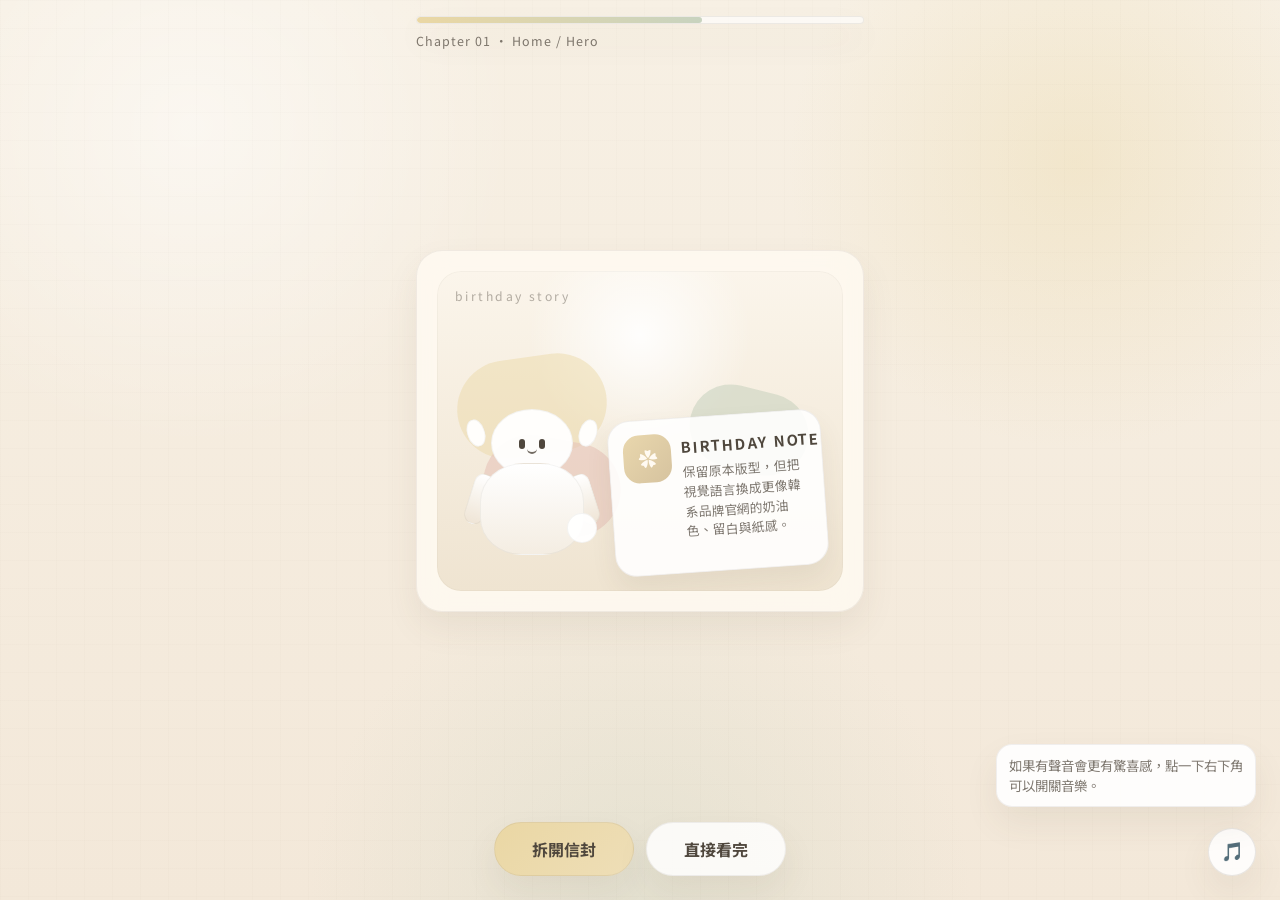
<file: indexmock-dinotaeng.html>
<!DOCTYPE html>
<html lang="zh-Hant-TW">
<head>
  <meta charset="UTF-8">
  <meta name="viewport" content="width=device-width, initial-scale=1.0, maximum-scale=1.0, user-scalable=no">
  <meta name="theme-color" content="#F4EBDD">
  <title>生日驚喜 Mockup - Dinotaeng Style</title>
  <link rel="preconnect" href="https://fonts.googleapis.com">
  <link rel="preconnect" href="https://fonts.gstatic.com" crossorigin>
  <link href="https://fonts.googleapis.com/css2?family=Noto+Sans+TC:wght@400;500;700;800&display=swap" rel="stylesheet">
  <style>
    :root {
      --bg: #f4ebdd;
      --panel: rgba(255, 250, 242, 0.82);
      --panel-strong: rgba(255, 255, 255, 0.88);
      --card: rgba(255, 251, 246, 0.92);
      --cream: #fffaf2;
      --butter: #ead7a4;
      --butter-deep: #d6bd81;
      --sage: #c8d3bf;
      --rose: #e7c6bb;
      --ink: #4f473d;
      --muted: rgba(79, 71, 61, 0.72);
      --line: rgba(79, 71, 61, 0.09);
      --shadow: 0 16px 34px rgba(92, 74, 49, 0.08);
      --radius: 26px;
      --radius-sm: 16px;
      --font: "Noto Sans TC", "PingFang TC", "Microsoft JhengHei", sans-serif;
    }

    * { box-sizing: border-box; }
    html, body { margin: 0; min-height: 100%; }
    body {
      font-family: var(--font);
      color: var(--ink);
      background:
        radial-gradient(circle at 15% 14%, rgba(255, 255, 255, 0.5), transparent 24%),
        radial-gradient(circle at 84% 18%, rgba(234, 215, 164, 0.36), transparent 22%),
        radial-gradient(circle at 50% 100%, rgba(200, 211, 191, 0.34), transparent 30%),
        linear-gradient(180deg, #f7f0e4 0%, #f3e8d9 100%);
      overflow-x: hidden;
    }

    body::before {
      content: "";
      position: fixed;
      inset: 0;
      pointer-events: none;
      background-image:
        linear-gradient(rgba(79, 71, 61, 0.025) 1px, transparent 1px),
        linear-gradient(90deg, rgba(79, 71, 61, 0.025) 1px, transparent 1px);
      background-size: 28px 28px;
      opacity: 0.55;
    }

    .frame {
      max-width: 480px;
      margin: 0 auto;
      min-height: 100dvh;
      display: flex;
      flex-direction: column;
      padding: 0 16px;
      position: relative;
    }

    .top-bar {
      padding: 16px 0 8px;
      flex-shrink: 0;
    }

    .progress-track {
      height: 8px;
      background: rgba(255, 255, 255, 0.62);
      border-radius: 999px;
      overflow: hidden;
      border: 1px solid var(--line);
      box-shadow: var(--shadow);
    }

    .progress-fill {
      height: 100%;
      width: 64%;
      border-radius: 999px;
      background: linear-gradient(90deg, var(--butter), var(--sage));
    }

    .chapter-label {
      display: block;
      margin-top: 8px;
      font-size: 0.78rem;
      color: var(--muted);
      letter-spacing: 0.08em;
    }

    .scene-container {
      flex: 1;
      display: flex;
      align-items: center;
      justify-content: center;
      padding: 18px 0 24px;
    }

    .scene-card {
      width: 100%;
      background: var(--panel);
      border: 1px solid rgba(79, 71, 61, 0.08);
      border-radius: var(--radius);
      box-shadow: var(--shadow);
      backdrop-filter: blur(14px);
      overflow: hidden;
      padding: 20px;
    }

    .hero-media {
      position: relative;
      border-radius: 24px;
      overflow: hidden;
      background:
        radial-gradient(circle at 50% 20%, rgba(255, 255, 255, 0.9), transparent 34%),
        linear-gradient(180deg, #fbf5eb 0%, #efe4d1 100%);
      min-height: 320px;
      box-shadow: inset 0 0 0 1px rgba(79, 71, 61, 0.04);
    }

    .hero-media::before {
      content: "birthday story";
      position: absolute;
      left: 18px;
      top: 16px;
      font-size: 0.76rem;
      letter-spacing: 0.2em;
      color: rgba(79, 71, 61, 0.42);
    }

    .blob {
      position: absolute;
      border-radius: 999px;
      opacity: 0.9;
    }

    .blob.one {
      width: 150px;
      height: 98px;
      left: 20px;
      top: 86px;
      background: rgba(234, 215, 164, 0.52);
      transform: rotate(-8deg);
    }

    .blob.two {
      width: 120px;
      height: 82px;
      right: 34px;
      top: 118px;
      background: rgba(200, 211, 191, 0.62);
      transform: rotate(14deg);
    }

    .blob.three {
      width: 138px;
      height: 94px;
      left: 46px;
      bottom: 58px;
      background: rgba(231, 198, 187, 0.7);
      transform: rotate(10deg);
    }

    .postcard {
      position: absolute;
      right: 18px;
      bottom: 20px;
      width: 214px;
      height: 156px;
      background: rgba(255, 255, 255, 0.88);
      border: 1px solid rgba(79, 71, 61, 0.08);
      border-radius: 22px;
      box-shadow: 0 14px 26px rgba(92, 74, 49, 0.08);
      transform: rotate(-4deg);
      overflow: hidden;
    }

    .stamp {
      position: absolute;
      left: 14px;
      top: 14px;
      width: 48px;
      height: 48px;
      border-radius: 16px;
      background: linear-gradient(135deg, #e9d7ad, #d6c39f);
      display: grid;
      place-items: center;
      color: #fffaf2;
      font-size: 1.2rem;
    }

    .postcard h2 {
      position: absolute;
      left: 72px;
      top: 18px;
      margin: 0;
      font-size: 0.92rem;
      letter-spacing: 0.12em;
    }

    .postcard p {
      position: absolute;
      left: 72px;
      right: 14px;
      top: 44px;
      margin: 0;
      font-size: 0.8rem;
      line-height: 1.55;
      color: rgba(79, 71, 61, 0.72);
    }

    .character {
      position: absolute;
      left: 22px;
      bottom: 20px;
      width: 146px;
      height: 162px;
    }

    .head {
      position: absolute;
      left: 50%;
      top: 0;
      width: 82px;
      height: 68px;
      transform: translateX(-50%);
      border-radius: 50%;
      background: rgba(255, 255, 255, 0.94);
      border: 1px solid rgba(79, 71, 61, 0.06);
    }

    .ear {
      position: absolute;
      top: 10px;
      width: 18px;
      height: 28px;
      border-radius: 50%;
      background: rgba(255, 255, 255, 0.94);
      border: 1px solid rgba(79, 71, 61, 0.06);
    }

    .ear.left { left: 8px; transform: rotate(-18deg); }
    .ear.right { right: 8px; transform: rotate(18deg); }

    .face {
      position: absolute;
      left: 50%;
      top: 22px;
      width: 42px;
      height: 30px;
      transform: translateX(-50%);
    }

    .eye {
      position: absolute;
      top: 8px;
      width: 6px;
      height: 10px;
      border-radius: 999px;
      background: var(--ink);
    }

    .eye.left { left: 8px; }
    .eye.right { right: 8px; }

    .mouth {
      position: absolute;
      left: 50%;
      top: 18px;
      width: 10px;
      height: 5px;
      transform: translateX(-50%);
      border-bottom: 2px solid rgba(79, 71, 61, 0.8);
      border-radius: 0 0 999px 999px;
    }

    .body {
      position: absolute;
      left: 50%;
      top: 54px;
      width: 104px;
      height: 92px;
      transform: translateX(-50%);
      border-radius: 42% 42% 40% 40%;
      background: linear-gradient(180deg, #fff 0%, #f4ede2 100%);
      border: 1px solid rgba(79, 71, 61, 0.06);
    }

    .arm {
      position: absolute;
      top: 64px;
      width: 20px;
      height: 52px;
      border-radius: 999px;
      background: linear-gradient(180deg, #fff 0%, #efe5d6 100%);
      border: 1px solid rgba(79, 71, 61, 0.06);
    }

    .arm.left { left: 10px; transform: rotate(18deg); }
    .arm.right { right: 10px; transform: rotate(-18deg); }

    .tail {
      position: absolute;
      right: 8px;
      bottom: 28px;
      width: 30px;
      height: 30px;
      border-radius: 50%;
      background: rgba(255, 255, 255, 0.94);
      border: 1px solid rgba(79, 71, 61, 0.06);
    }

    .music-toggle {
      position: fixed;
      right: 24px;
      bottom: 24px;
      width: 48px;
      height: 48px;
      border-radius: 50%;
      border: 1px solid rgba(79, 71, 61, 0.12);
      background: rgba(255, 255, 255, 0.86);
      box-shadow: var(--shadow);
      display: grid;
      place-items: center;
      color: var(--ink);
      font-size: 1.15rem;
    }

    .music-hint {
      position: fixed;
      right: 24px;
      bottom: 80px;
      max-width: min(260px, calc(100vw - 48px));
      padding: 10px 12px;
      border-radius: 16px;
      background: rgba(255, 255, 255, 0.9);
      border: 1px solid rgba(79, 71, 61, 0.08);
      box-shadow: var(--shadow);
      color: var(--muted);
      font-size: 0.84rem;
      line-height: 1.5;
    }

    .bottom-bar {
      padding: 12px 0 24px;
      display: flex;
      gap: 12px;
      justify-content: center;
      flex-shrink: 0;
    }

    .btn {
      border: 1px solid rgba(79, 71, 61, 0.08);
      border-radius: 999px;
      padding: 14px 18px;
      min-width: 140px;
      font: inherit;
      font-weight: 700;
      background: rgba(255, 255, 255, 0.82);
      color: var(--ink);
      box-shadow: var(--shadow);
    }

    .btn.primary {
      background: linear-gradient(135deg, var(--butter), #eedeb7);
    }

    @media (max-width: 520px) {
      .frame { padding: 0 12px; }
      .scene-card { padding: 14px; }
      .hero-media { min-height: 300px; }
      .postcard { width: 182px; height: 144px; }
      .character { left: 14px; transform: scale(0.92); transform-origin: bottom left; }
      .btn { min-width: 0; width: 100%; }
      .bottom-bar { flex-direction: column; }
      .music-toggle, .music-hint { right: 12px; }
    }
  </style>
</head>
<body>
  <div class="frame">
    <header class="top-bar">
      <div class="progress-track" aria-hidden="true">
        <div class="progress-fill"></div>
      </div>
      <span class="chapter-label">Chapter 01 · Home / Hero</span>
    </header>

    <main class="scene-container" role="main" aria-live="polite">
      <section class="scene-card">
        <div class="hero-media">
          <div class="blob one"></div>
          <div class="blob two"></div>
          <div class="blob three"></div>

          <div class="postcard">
            <div class="stamp">✿</div>
            <h2>BIRTHDAY NOTE</h2>
            <p>保留原本版型，但把視覺語言換成更像韓系品牌官網的奶油色、留白與紙感。</p>
          </div>

          <div class="character">
            <div class="ear left"></div>
            <div class="ear right"></div>
            <div class="head"></div>
            <div class="face">
              <span class="eye left"></span>
              <span class="eye right"></span>
              <span class="mouth"></span>
            </div>
            <div class="arm left"></div>
            <div class="arm right"></div>
            <div class="body"></div>
            <div class="tail"></div>
          </div>
        </div>
      </section>
    </main>

    <footer class="bottom-bar">
      <button type="button" class="btn primary">拆開信封</button>
      <button type="button" class="btn">直接看完</button>
    </footer>
  </div>

  <button type="button" class="music-toggle" aria-label="切換背景音樂">🎵</button>
  <p class="music-hint">如果有聲音會更有驚喜感，點一下右下角可以開關音樂。</p>
</body>
</html>
</file>
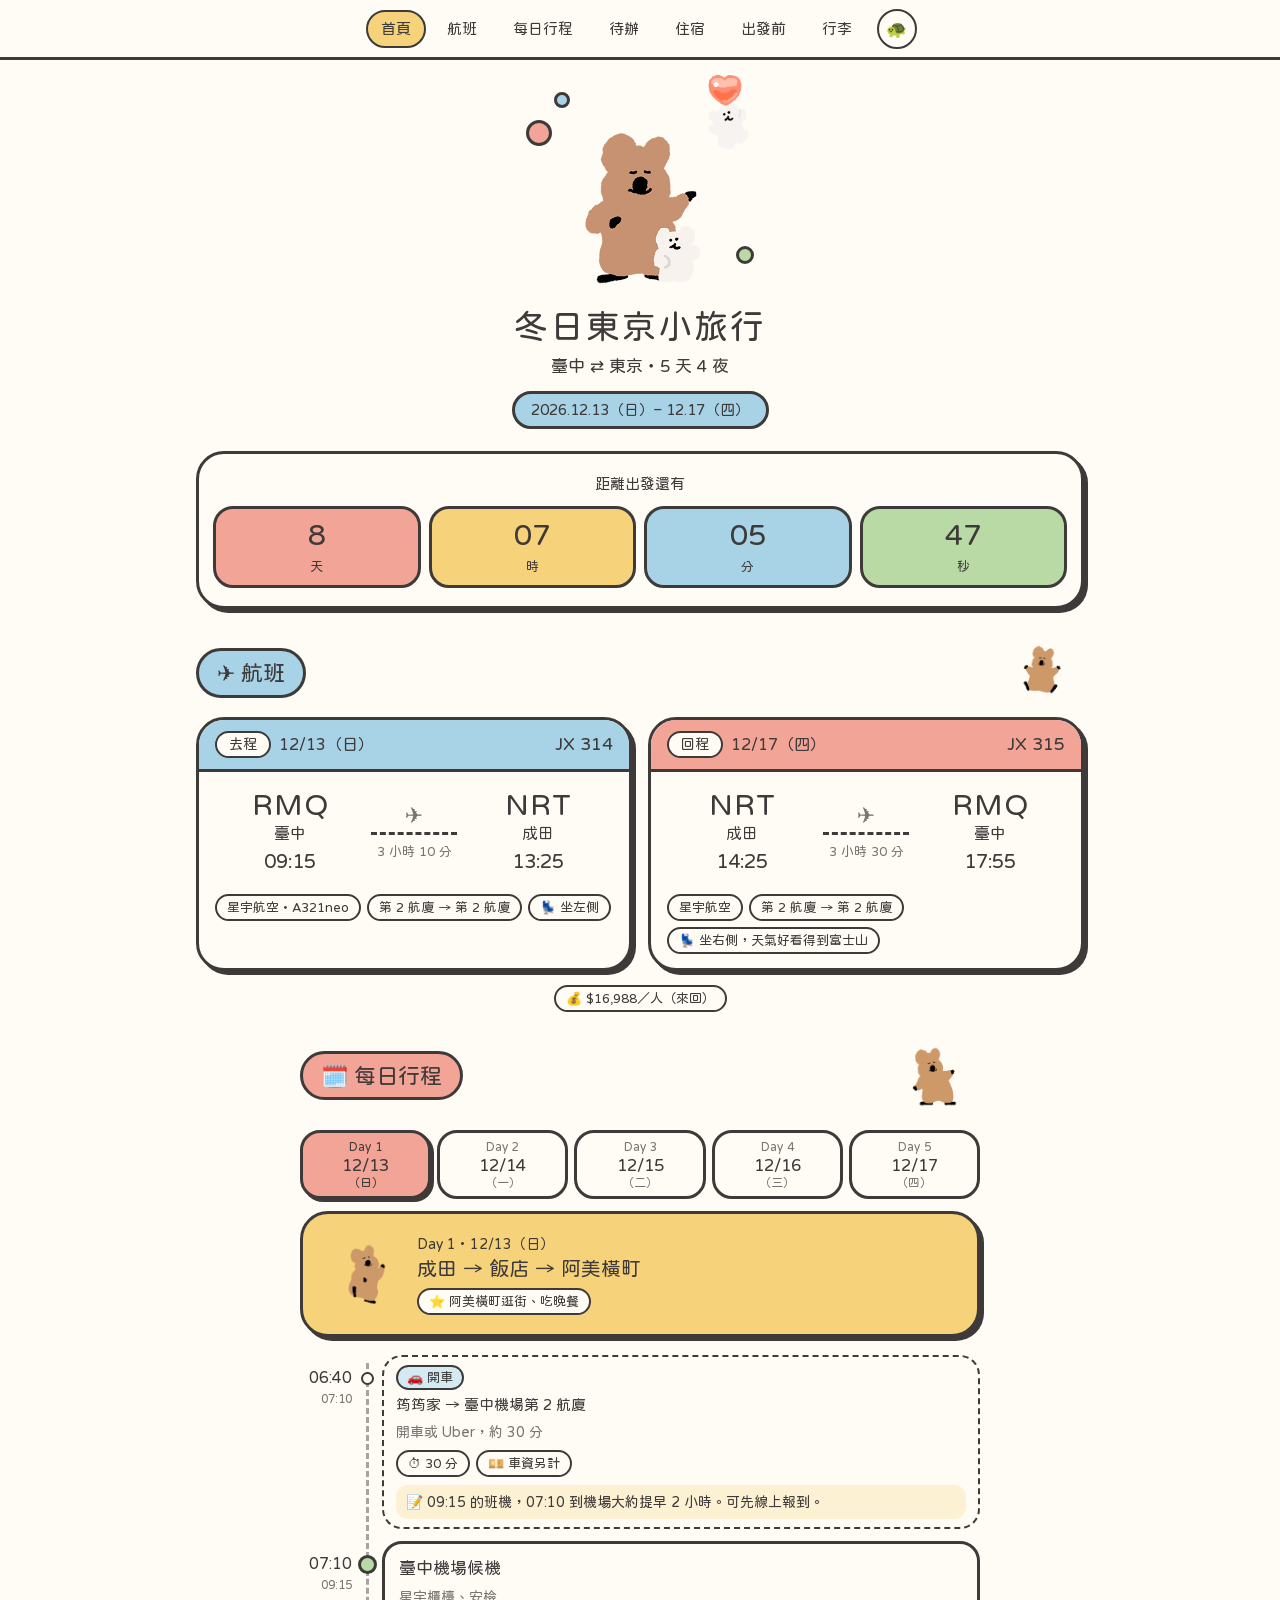
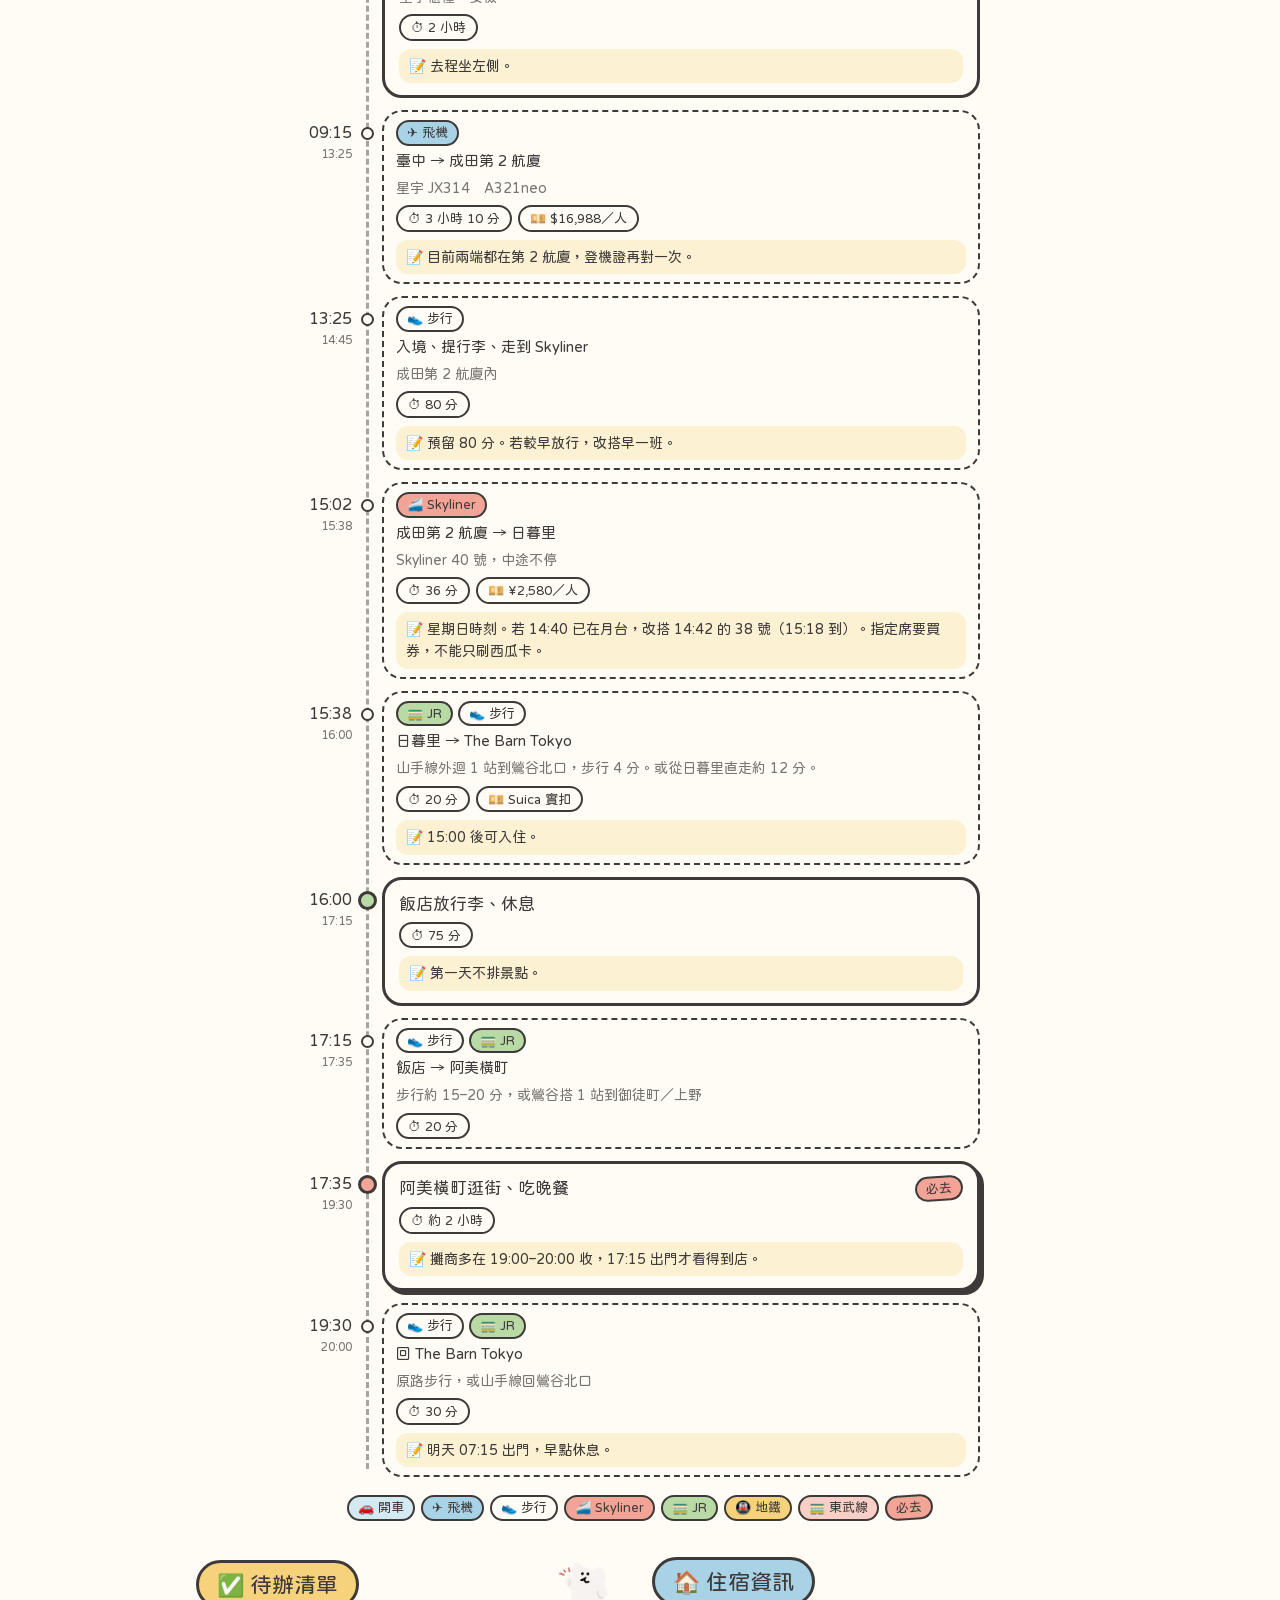
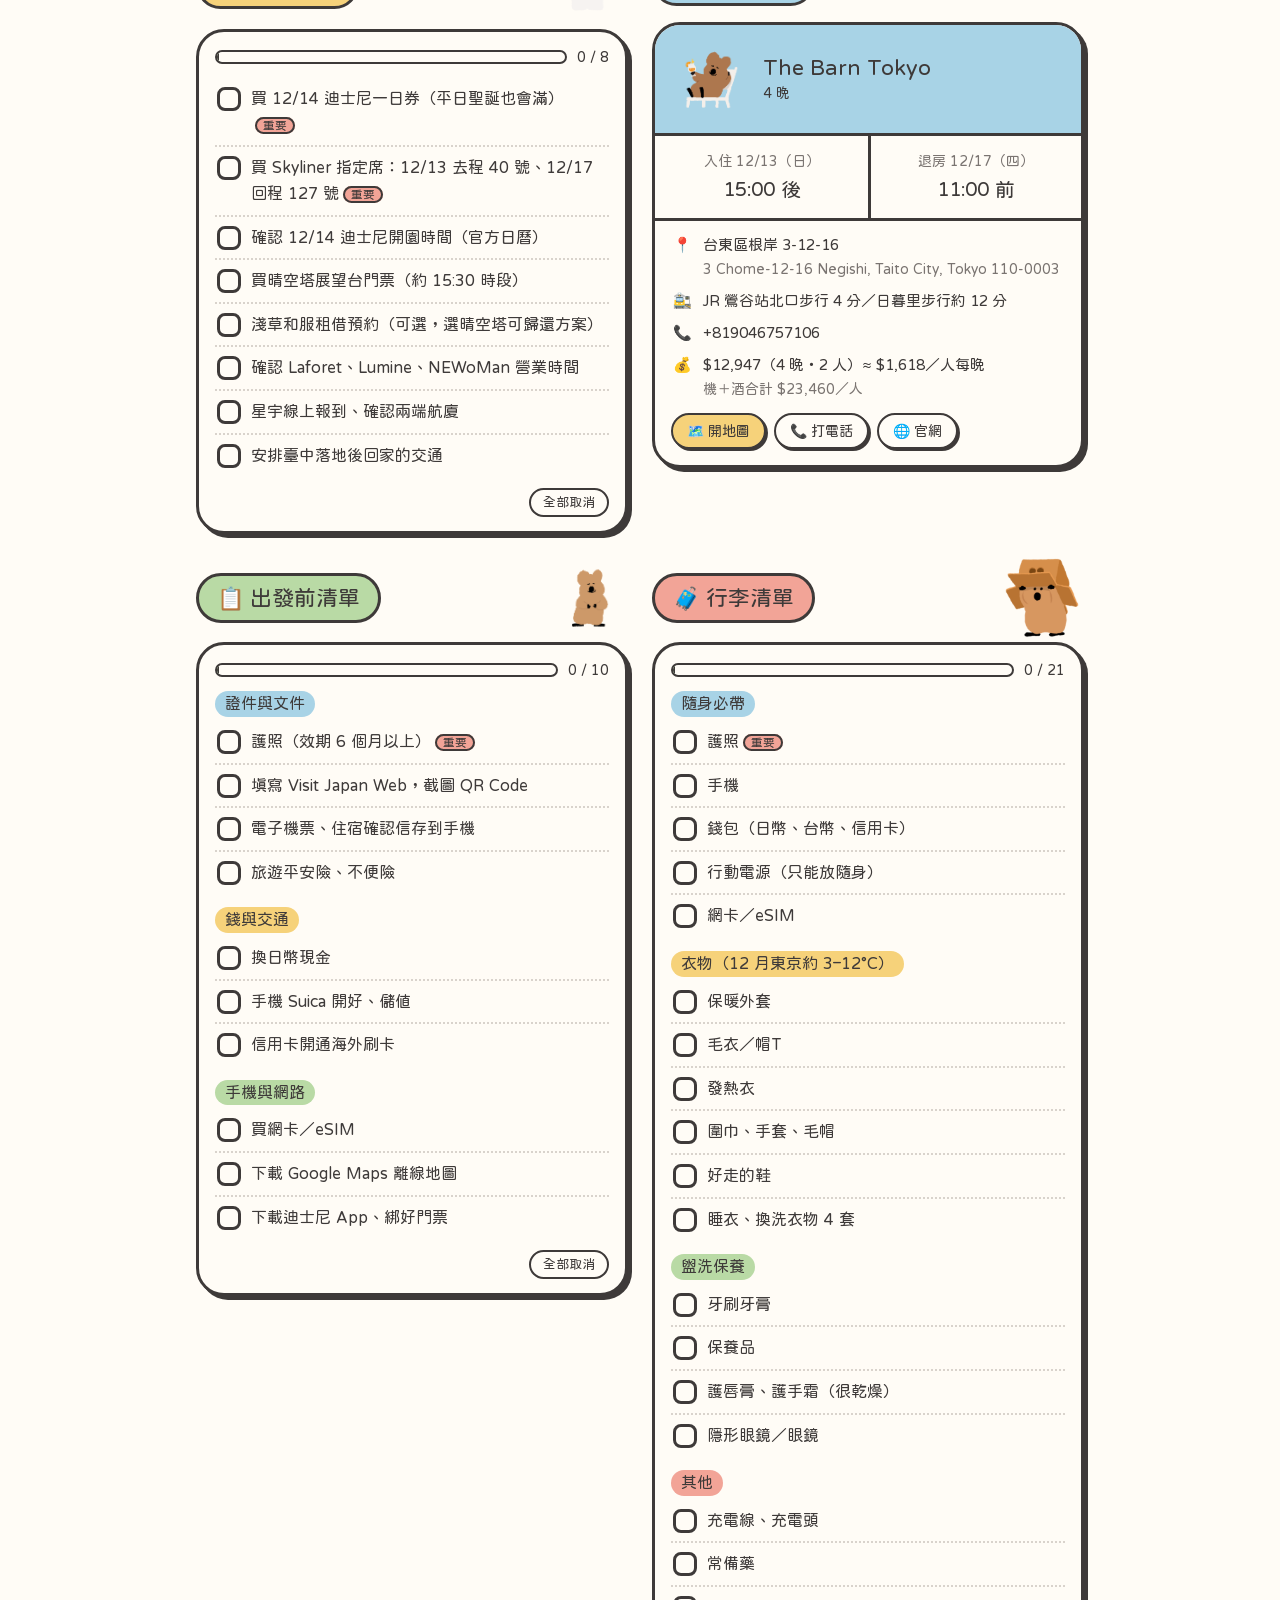
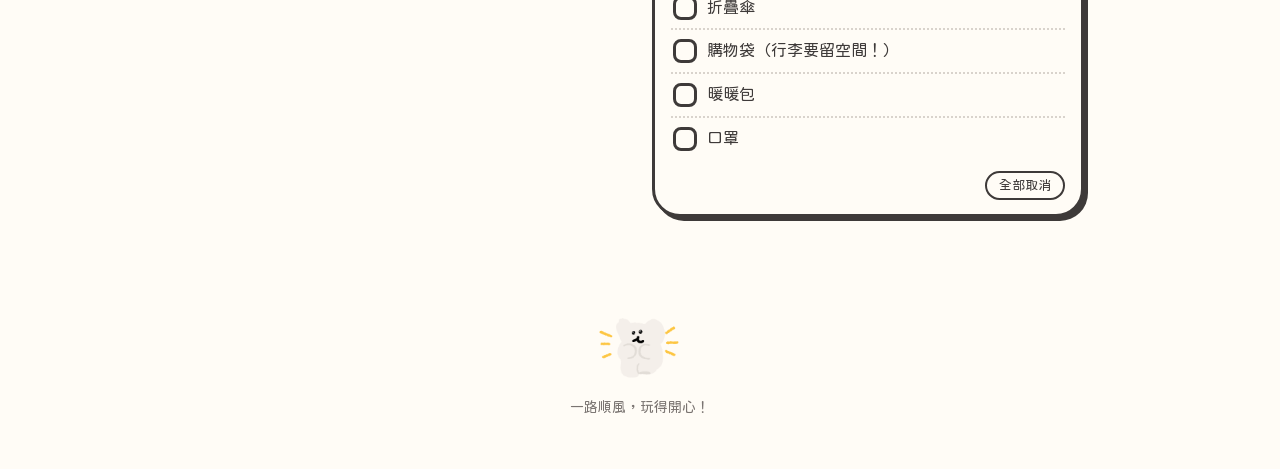
<file: indextravel.html>
<!DOCTYPE html>
<html lang="zh-Hant-TW">
<head>
<meta charset="UTF-8">
<meta name="viewport" content="width=device-width, initial-scale=1, viewport-fit=cover">
<meta name="theme-color" content="#FFFCF6">
<title>冬日東京小旅行｜2026.12.13–12.17</title>
<link rel="preconnect" href="https://fonts.googleapis.com">
<link rel="preconnect" href="https://fonts.gstatic.com" crossorigin>
<link href="https://fonts.googleapis.com/css2?family=Huninn&display=swap" rel="stylesheet">

<script>
/* =====================================================================
   ✏️ 行程資料：要改行程，只改這一段就好
   ---------------------------------------------------------------------
   ・每日行程 days[].items 的每一筆：
       start / end  開始、結束時間（"HH:MM"，end 可留空 ""）
       stay         停留多久（可留空）
       place        地點／標題
       tags         交通標籤（見下方 TAGS）。有 tags 的那筆會顯示成「交通段」，
                    沒有 tags（[] 或不寫）會顯示成「景點／活動卡片」
       how          怎麼去／細節（可留空）
       cost         費用（可留空），例如 "¥2,580／人"
       note         備註（可留空）
       must: true   標「必去」
       optional: true 標「可選」
   ・新增一天：複製一整個 { date: ..., items: [...] } 區塊即可
   ・貼圖檔都在 travelsticker/ 資料夾
   ===================================================================== */

/* 交通標籤：key 用在 items 的 tags 裡，可自行新增 */
const TAGS = {
  plane:    { label: "飛機",     icon: "✈️", color: "#A8D3E6" },
  skyliner: { label: "Skyliner", icon: "🚄", color: "#F2A497" },
  jr:       { label: "JR",       icon: "🚃", color: "#B9DAA5" },
  metro:    { label: "地鐵",     icon: "🚇", color: "#F6D27A" },
  tobu:     { label: "東武線",   icon: "🚃", color: "#F8CFC7" },
  car:      { label: "開車",     icon: "🚗", color: "#D4EAF3" },
  walk:     { label: "步行",     icon: "👟", color: "#FFFCF6" },
};

const TRIP = {
  title: "冬日東京小旅行",
  subtitle: "臺中 ⇄ 東京・5 天 4 夜",
  dateText: "2026.12.13（日）– 12.17（四）",
  departAt: "2026-12-13T09:15:00+08:00",   // 倒數到這個時間
  returnAt: "2026-12-17T17:55:00+08:00",   // 過了這個時間顯示「旅程結束」

  flights: [
    {
      label: "去程", date: "12/13（日）", airline: "星宇航空", no: "JX 314", aircraft: "A321neo",
      from: { code: "RMQ", city: "臺中", time: "09:15", terminal: "第 2 航廈" },
      to:   { code: "NRT", city: "成田", time: "13:25", terminal: "第 2 航廈" },
      duration: "3 小時 10 分", seat: "坐左側", color: "#A8D3E6",
    },
    {
      label: "回程", date: "12/17（四）", airline: "星宇航空", no: "JX 315", aircraft: "",
      from: { code: "NRT", city: "成田", time: "14:25", terminal: "第 2 航廈" },
      to:   { code: "RMQ", city: "臺中", time: "17:55", terminal: "第 2 航廈" },
      duration: "3 小時 30 分", seat: "坐右側，天氣好看得到富士山", color: "#F2A497",
    },
  ],
  flightPrice: "$16,988／人（來回）",

  hotel: {
    name: "The Barn Tokyo",
    checkIn:  { date: "12/13（日）", time: "15:00 後" },
    checkOut: { date: "12/17（四）", time: "11:00 前" },
    nights: "4 晚",
    address: "3 Chome-12-16 Negishi, Taito City, Tokyo 110-0003",
    addressZh: "台東區根岸 3-12-16",
    phone: "+819046757106",
    website: "https://thebarntokyo.com/",
    station: "JR 鶯谷站北口步行 4 分／日暮里步行約 12 分",
    price: "$12,947（4 晚・2 人）≈ $1,618／人每晚",
  },
  totalCost: "機＋酒合計 $23,460／人",

  days: [
    {
      date: "12/13", week: "日", title: "成田 → 飯店 → 阿美橫町",
      sticker: "07_691386583.png",
      items: [
        { start: "06:40", end: "07:10", stay: "30 分", place: "筠筠家 → 臺中機場第 2 航廈", tags: ["car"], how: "開車或 Uber，約 30 分", cost: "車資另計", note: "09:15 的班機，07:10 到機場大約提早 2 小時。可先線上報到。" },
        { start: "07:10", end: "09:15", stay: "2 小時", place: "臺中機場候機", how: "星宇櫃檯、安檢", note: "去程坐左側。" },
        { start: "09:15", end: "13:25", stay: "3 小時 10 分", place: "臺中 → 成田第 2 航廈", tags: ["plane"], how: "星宇 JX314　A321neo", cost: "$16,988／人", note: "目前兩端都在第 2 航廈，登機證再對一次。" },
        { start: "13:25", end: "14:45", stay: "80 分", place: "入境、提行李、走到 Skyliner", tags: ["walk"], how: "成田第 2 航廈內", note: "預留 80 分。若較早放行，改搭早一班。" },
        { start: "15:02", end: "15:38", stay: "36 分", place: "成田第 2 航廈 → 日暮里", tags: ["skyliner"], how: "Skyliner 40 號，中途不停", cost: "¥2,580／人", note: "星期日時刻。若 14:40 已在月台，改搭 14:42 的 38 號（15:18 到）。指定席要買券，不能只刷西瓜卡。" },
        { start: "15:38", end: "16:00", stay: "20 分", place: "日暮里 → The Barn Tokyo", tags: ["jr", "walk"], how: "山手線外迴 1 站到鶯谷北口，步行 4 分。或從日暮里直走約 12 分。", cost: "Suica 實扣", note: "15:00 後可入住。" },
        { start: "16:00", end: "17:15", stay: "75 分", place: "飯店放行李、休息", note: "第一天不排景點。" },
        { start: "17:15", end: "17:35", stay: "20 分", place: "飯店 → 阿美橫町", tags: ["walk", "jr"], how: "步行約 15–20 分，或鶯谷搭 1 站到御徒町／上野" },
        { start: "17:35", end: "19:30", stay: "約 2 小時", place: "阿美橫町逛街、吃晚餐", must: true, note: "攤商多在 19:00–20:00 收，17:15 出門才看得到店。" },
        { start: "19:30", end: "20:00", stay: "30 分", place: "回 The Barn Tokyo", tags: ["walk", "jr"], how: "原路步行，或山手線回鶯谷北口", note: "明天 07:15 出門，早點休息。" },
      ],
    },
    {
      date: "12/14", week: "一", title: "東京迪士尼樂園",
      sticker: "02_829258314.png",
      items: [
        { start: "07:15", end: "08:25", stay: "70 分", place: "飯店 → 迪士尼樂園正門", tags: ["walk", "jr"], how: "鶯谷 → 山手線外迴到東京站（約 10 分）→ 京葉線到舞濱（約 15 分）→ 步行約 10 分", cost: "Suica 實扣", note: "東京站轉京葉線月台很深，轉車留 10 分。" },
        { start: "08:25", end: "09:00", stay: "35 分", place: "開園前在正門等候", note: "12 月中旬多為 9:00–21:00，以官方日曆為準。這天在聖誕活動期間。" },
        { start: "09:00", end: "21:00", stay: "12 小時", place: "東京迪士尼樂園", must: true, how: "園內步行", cost: "票價見官方當日", note: "聖誕煙火約 20:30，看完再離園。一日券尚未訂，平日聖誕也會滿，先買！" },
        { start: "21:00", end: "22:20", stay: "80 分", place: "回 The Barn Tokyo", tags: ["jr", "walk"], how: "舞濱 → 京葉線到東京 → 山手線到鶯谷北口 → 步行 4 分", cost: "Suica 實扣" },
      ],
    },
    {
      date: "12/15", week: "二", title: "上野公園 → 淺草 → 晴空塔",
      sticker: "07_556180740.png",
      items: [
        { start: "08:30", end: "08:45", stay: "15 分", place: "飯店 → 上野公園", tags: ["walk", "jr"], how: "步行約 15 分，或鶯谷搭山手線 1 站到上野" },
        { start: "08:45", end: "11:15", stay: "2.5 小時", place: "上野公園", note: "回程早上沒時間買伴手禮，旁邊的阿美橫町可以順路買。" },
        { start: "11:15", end: "11:45", stay: "30 分", place: "上野 → 淺草", tags: ["metro"], how: "銀座線 3 站約 8 分", cost: "Suica 實扣" },
        { start: "11:45", end: "12:30", stay: "45 分", place: "淺草和服體驗", optional: true, cost: "依店家", note: "不穿就直接去仲見世。若要穿去晴空塔，選能在晴空塔歸還的方案。" },
        { start: "12:30", end: "14:30", stay: "2 小時", place: "淺草寺、仲見世通、午餐", must: true },
        { start: "14:30", end: "14:50", stay: "20 分", place: "淺草 → 東京晴空塔", tags: ["tobu"], how: "東武晴空塔線 1 站約 5 分", cost: "Suica 實扣" },
        { start: "14:50", end: "18:00", stay: "3 小時", place: "晴空塔展望台、Solamachi", must: true, cost: "門票另購", note: "12 月日落早，約 15:30 的時段可以從白天看到夜景。" },
        { start: "18:00", end: "19:30", stay: "90 分", place: "晚餐（晴空塔或淺草）" },
        { start: "19:30", end: "20:15", stay: "45 分", place: "回 The Barn Tokyo", tags: ["tobu", "metro", "jr"], how: "東武回淺草 → 銀座線到上野 → 山手線到鶯谷", cost: "Suica 實扣" },
      ],
    },
    {
      date: "12/16", week: "三", title: "明治神宮 → 原宿 → 澀谷 → 新宿",
      sticker: "10_556180743.png",
      items: [
        { start: "08:15", end: "08:50", stay: "35 分", place: "飯店 → 原宿", tags: ["jr"], how: "鶯谷北口搭山手線內迴到原宿，全程約 30 分", cost: "Suica 實扣", note: "先到最西邊，之後一路往新宿，晚上直接坐回鶯谷。" },
        { start: "08:50", end: "10:10", stay: "80 分", place: "明治神宮", must: true, how: "由原宿站步行進入", cost: "免費", note: "早上人比較少。" },
        { start: "10:10", end: "11:00", stay: "50 分", place: "竹下通", note: "Laforet 約 11:00 開門，先逛竹下通。" },
        { start: "11:00", end: "12:30", stay: "90 分", place: "Laforet", must: true, how: "原宿、表參道這一側", note: "購物清單上的店，營業時間出發前再確認。" },
        { start: "12:30", end: "13:20", stay: "50 分", place: "午餐（原宿）" },
        { start: "13:20", end: "13:40", stay: "20 分", place: "原宿 → 澀谷", tags: ["walk", "jr"], how: "步行約 15 分，或山手線 1 站", cost: "Suica 實扣" },
        { start: "13:40", end: "16:30", stay: "2 小時 50 分", place: "澀谷", how: "十字路口、中心街、宮下公園", note: "SHIBUYA SKY 沒有訂位，今天不排。" },
        { start: "16:30", end: "16:50", stay: "20 分", place: "澀谷 → 新宿", tags: ["jr"], how: "山手線 2 站約 7 分", cost: "Suica 實扣" },
        { start: "16:50", end: "20:00", stay: "3 小時", place: "新宿 Lumine、Lumine Est、NEWoMan", must: true, note: "Lumine Est 偏少女。多半營業到 21:00 前後。" },
        { start: "20:00", end: "21:00", stay: "1 小時", place: "晚餐（新宿）" },
        { start: "21:00", end: "21:40", stay: "40 分", place: "回 The Barn Tokyo", tags: ["jr", "walk"], how: "山手線外迴，新宿到鶯谷約 23 分，北口步行 4 分", cost: "Suica 實扣" },
      ],
    },
    {
      date: "12/17", week: "四", title: "飯店 → 日暮里 → 成田 → 臺中",
      sticker: "24_583194877.png",
      items: [
        { start: "08:00", end: "08:45", stay: "45 分", place: "飯店附近早餐" },
        { start: "08:45", end: "09:20", stay: "35 分", place: "退房、把行李提出來", how: "飯店櫃檯", note: "最晚 11:00 可退，但 10:05 的車要 09:25 出門。" },
        { start: "09:25", end: "09:45", stay: "20 分", place: "飯店 → 日暮里京成月台", tags: ["walk", "jr"], how: "鶯谷搭山手線內迴 1 站到日暮里，轉京成月台。直走約 12 分也可以。", cost: "Suica 實扣", note: "09:45 前站到月台。" },
        { start: "10:05", end: "10:53", stay: "48 分", place: "日暮里 → 成田第 2 航廈", tags: ["skyliner"], how: "Skyliner 127 號，停青砥、新鎌ヶ谷", cost: "¥2,580／人", note: "平日時刻，指定席。若錯過，下一班 29 號 10:25 開、11:01 到。" },
        { start: "10:53", end: "11:05", stay: "12 分", place: "Skyliner 車站 → 星宇櫃台", tags: ["walk"], how: "第 2 航廈內步行" },
        { start: "11:05", end: "13:40", stay: "2 小時 35 分", place: "登機手續、安檢、免稅店", note: "安檢順的話約 11:45 進管制區，免稅店大約 1 小時 40 分。" },
        { start: "14:25", end: "17:55", stay: "3 小時 30 分", place: "成田 → 臺中第 2 航廈", tags: ["plane"], how: "星宇 JX315", cost: "已含在機票", note: "回程坐右側，天氣好看得到富士山。" },
      ],
    },
  ],

  /* 可打勾清單：每一項可以是文字，或 { text: "...", must: true } 標重要 */
  todo: [
    { text: "買 12/14 迪士尼一日券（平日聖誕也會滿）", must: true },
    { text: "買 Skyliner 指定席：12/13 去程 40 號、12/17 回程 127 號", must: true },
    "確認 12/14 迪士尼開園時間（官方日曆）",
    "買晴空塔展望台門票（約 15:30 時段）",
    "淺草和服租借預約（可選，選晴空塔可歸還方案）",
    "確認 Laforet、Lumine、NEWoMan 營業時間",
    "星宇線上報到、確認兩端航廈",
    "安排臺中落地後回家的交通",
  ],

  prep: [
    { name: "證件與文件", items: [
      { text: "護照（效期 6 個月以上）", must: true },
      "填寫 Visit Japan Web，截圖 QR Code",
      "電子機票、住宿確認信存到手機",
      "旅遊平安險、不便險",
    ]},
    { name: "錢與交通", items: [
      "換日幣現金",
      "手機 Suica 開好、儲值",
      "信用卡開通海外刷卡",
    ]},
    { name: "手機與網路", items: [
      "買網卡／eSIM",
      "下載 Google Maps 離線地圖",
      "下載迪士尼 App、綁好門票",
    ]},
  ],

  packing: [
    { name: "隨身必帶", items: [
      { text: "護照", must: true }, "手機", "錢包（日幣、台幣、信用卡）", "行動電源（只能放隨身）", "網卡／eSIM",
    ]},
    { name: "衣物（12 月東京約 3–12°C）", items: [
      "保暖外套", "毛衣／帽T", "發熱衣", "圍巾、手套、毛帽", "好走的鞋", "睡衣、換洗衣物 4 套",
    ]},
    { name: "盥洗保養", items: [
      "牙刷牙膏", "保養品", "護唇膏、護手霜（很乾燥）", "隱形眼鏡／眼鏡",
    ]},
    { name: "其他", items: [
      "充電線、充電頭", "常備藥", "折疊傘", "購物袋（行李要留空間！）", "暖暖包", "口罩",
    ]},
  ],
};
</script>

<style>
:root{
  --paper:#FFFCF6;
  --ink:#3E3A39;
  --ink-soft:#7A7471;
  --coral:#F2A497;
  --yellow:#F6D27A;
  --water:#A8D3E6;
  --green:#B9DAA5;
  --line:3px solid var(--ink);
  --r-lg:28px;
  --r-md:20px;
  --r-sm:12px;
  --shadow:4px 4px 0 var(--ink);
  --nav-h:60px;
}
*{box-sizing:border-box;margin:0;padding:0}
html{scroll-behavior:smooth;-webkit-text-size-adjust:100%}
body{
  font-family:"Huninn","PingFang TC","Microsoft JhengHei",system-ui,sans-serif;
  background:var(--paper);
  color:var(--ink);
  line-height:1.6;
  font-size:16px;
  padding-top:var(--nav-h);
}
img{display:block;max-width:100%}
a{color:inherit}
button{font:inherit;color:inherit;cursor:pointer}

/* ---------- 頂端選單 ---------- */
.nav{
  position:fixed;inset:0 0 auto 0;z-index:50;height:var(--nav-h);
  background:var(--paper);border-bottom:var(--line);
  display:flex;align-items:center;gap:8px;padding:0 10px;
}
.nav-links{
  display:flex;gap:6px;overflow-x:auto;flex:1;scrollbar-width:none;padding:4px 2px;
}
.nav-links::-webkit-scrollbar{display:none}
.nav-links a{
  flex:none;text-decoration:none;font-size:15px;
  padding:5px 13px;border:2.5px solid transparent;border-radius:999px;
  transition:background .2s,border-color .2s;
}
.nav-links a.active{background:var(--yellow);border-color:var(--ink)}
.motion-btn{
  flex:none;width:40px;height:40px;border:2.5px solid var(--ink);border-radius:50%;
  background:var(--paper);font-size:17px;display:grid;place-items:center;
}
.motion-btn[aria-pressed="true"]{background:var(--water)}

/* ---------- 共用 ---------- */
main{max-width:640px;margin:0 auto;padding:0 16px 40px}
section{padding-top:36px;scroll-margin-top:calc(var(--nav-h) + 4px)}
.sec-title{
  display:flex;align-items:center;gap:10px;margin-bottom:16px;
}
.sec-title h2{
  font-size:22px;font-weight:normal;
  background:var(--sec-color,var(--yellow));border:var(--line);border-radius:999px;
  padding:4px 18px;
}
.sec-title img{width:84px;height:84px;object-fit:contain;margin:-14px 0 -14px auto}
.card{
  background:var(--paper);border:var(--line);border-radius:var(--r-lg);
  box-shadow:var(--shadow);padding:18px;
}
.muted{color:var(--ink-soft);font-size:14px}
.sticker{animation:bob 3.6s ease-in-out infinite;transform-origin:50% 90%}
.sticker.d1{animation-delay:-.9s}
.sticker.d2{animation-delay:-1.8s}
.sticker.d3{animation-delay:-2.7s}

/* ---------- 首頁 ---------- */
.hero{text-align:center;padding-top:20px}
.hero-art{position:relative;width:240px;height:220px;margin:0 auto 4px}
.hero-art .main{position:absolute;left:50%;bottom:0;width:200px;margin-left:-100px}
.hero-art .balloon{position:absolute;right:-34px;top:-14px;width:130px}
.hero-art .dot{position:absolute;border:var(--line);border-radius:50%}
.hero-art .dot.a{width:26px;height:26px;background:var(--coral);left:6px;top:40px}
.hero-art .dot.b{width:16px;height:16px;background:var(--water);left:34px;top:12px}
.hero-art .dot.c{width:18px;height:18px;background:var(--green);right:6px;bottom:36px}
.hero h1{font-size:34px;font-weight:normal;letter-spacing:2px;line-height:1.3}
.hero .sub{font-size:17px;margin-top:4px}
.hero .date-pill{
  display:inline-block;margin-top:12px;padding:4px 16px;
  border:var(--line);border-radius:999px;background:var(--water);font-size:15px;
}
.countdown{margin-top:22px;padding:18px 14px}
.countdown .label{font-size:15px;margin-bottom:10px}
.cd-grid{display:grid;grid-template-columns:repeat(4,1fr);gap:8px}
.cd-box{border:var(--line);border-radius:var(--r-md);padding:8px 0 6px}
.cd-box b{display:block;font-size:30px;font-weight:normal;line-height:1.2;font-variant-numeric:tabular-nums}
.cd-box span{font-size:13px}
.cd-box:nth-child(1){background:var(--coral)}
.cd-box:nth-child(2){background:var(--yellow)}
.cd-box:nth-child(3){background:var(--water)}
.cd-box:nth-child(4){background:var(--green)}
.cd-msg{font-size:20px;padding:10px 0}

/* ---------- 航班 ---------- */
.flights{display:grid;gap:16px}
.flight{padding:0;overflow:hidden}
.flight-top{
  display:flex;align-items:center;gap:8px;padding:10px 16px;
  border-bottom:var(--line);background:var(--fc);
}
.flight-top .tag{background:var(--paper);border:2.5px solid var(--ink);border-radius:999px;padding:0 12px;font-size:14px}
.flight-top .no{margin-left:auto;font-size:18px}
.flight-body{padding:16px;display:grid;grid-template-columns:1fr auto 1fr;align-items:center;gap:6px;text-align:center}
.flight-body .code{font-size:30px;line-height:1.1;letter-spacing:1px}
.flight-body .time{font-size:20px}
.flight-path{display:flex;flex-direction:column;align-items:center;font-size:13px;color:var(--ink-soft);min-width:86px}
.flight-path .plane{font-size:22px;line-height:1}
.flight-path .bar{width:100%;border-top:3px dashed var(--ink);margin:6px 0}
.flight-foot{padding:0 16px 14px;font-size:14px;display:flex;flex-wrap:wrap;gap:6px}
.chip{display:inline-block;border:2px solid var(--ink);border-radius:999px;padding:1px 10px;font-size:13px;background:var(--paper)}
.price-line{margin-top:14px;text-align:center}

/* ---------- 每日行程 ---------- */
.day-tabs{
  position:sticky;top:var(--nav-h);z-index:20;background:var(--paper);
  display:flex;gap:6px;overflow-x:auto;padding:10px 2px 12px;margin:0 -2px;scrollbar-width:none;
}
.day-tabs::-webkit-scrollbar{display:none}
.day-tab{
  flex:1 0 auto;min-width:58px;border:var(--line);border-radius:var(--r-md);
  background:var(--paper);padding:6px 4px;line-height:1.25;text-align:center;
  transition:background .2s,transform .2s;
}
.day-tab small{display:block;font-size:12px;color:var(--ink-soft)}
.day-tab b{font-weight:normal;font-size:17px}
.day-tab.active{background:var(--coral);box-shadow:3px 3px 0 var(--ink);animation:tab-pop .45s cubic-bezier(.34,1.8,.64,1)}
.day-tab.active small{color:var(--ink)}

.day-head{display:flex;align-items:center;gap:12px;margin-bottom:18px;background:var(--yellow)}
.day-head img{width:84px;height:84px;object-fit:contain;flex:none}
.day-head .n{font-size:14px}
.day-head h3{font-size:20px;font-weight:normal;line-height:1.35}
.day-head .musts{margin-top:6px;display:flex;flex-wrap:wrap;gap:4px}

.tl{position:relative;display:grid;gap:12px}
.tl::before{content:"";position:absolute;left:66px;top:8px;bottom:8px;border-left:3px dashed var(--ink);opacity:.45}
.tl-item{display:grid;grid-template-columns:52px 1fr;column-gap:30px;position:relative}
.tl-time{text-align:right;font-variant-numeric:tabular-nums;line-height:1.25;padding-top:12px}
.tl-time b{display:block;font-weight:normal;font-size:16px}
.tl-time span{font-size:12px;color:var(--ink-soft)}
.tl-dot{
  position:absolute;left:58px;top:14px;width:19px;height:19px;border-radius:50%;
  border:var(--line);background:var(--paper);
}
.tl-item.act .tl-dot{background:var(--green)}
.tl-item.act.must .tl-dot{background:var(--coral)}
.tl-card{border:var(--line);border-radius:var(--r-md);padding:12px 14px;background:var(--paper)}
.tl-item.must .tl-card{box-shadow:var(--shadow)}
.tl-head{display:flex;align-items:flex-start;gap:8px}
.tl-head h4{font-size:17px;font-weight:normal;line-height:1.4;flex:1}
.badge{flex:none;font-size:13px;border:2.5px solid var(--ink);border-radius:999px;padding:0 9px;line-height:1.6}
.badge.must{background:var(--coral);transform:rotate(-4deg)}
.badge.opt{background:var(--paper);border-style:dashed}
.tl-meta{display:flex;flex-wrap:wrap;gap:6px;margin-top:6px}
.tl-how{font-size:14px;color:var(--ink-soft);margin-top:6px}
.tl-note{font-size:14px;margin-top:8px;padding:6px 10px;border-radius:var(--r-sm);background:#FCF1D3}
.tl-note::before{content:"📝 "}

/* 交通段：比較小、虛線框 */
.tl-item.move .tl-card{border-style:dashed;border-width:2.5px;padding:8px 12px}
.tl-item.move .tl-dot{width:13px;height:13px;left:61px;top:17px;border-width:2.5px}
.tl-item.move h4{font-size:15px}
.tags{display:flex;flex-wrap:wrap;gap:5px;margin-bottom:4px}
.ttag{font-size:13px;border:2px solid var(--ink);border-radius:999px;padding:0 9px;line-height:1.65;white-space:nowrap}

.legend{display:flex;flex-wrap:wrap;gap:6px;margin-top:18px;justify-content:center}

/* 切換日期時的彈跳 */
.day-panel.bounce .day-head{animation:pop .55s cubic-bezier(.34,1.6,.64,1) both}
.day-panel.bounce .tl-item{animation:pop .5s cubic-bezier(.34,1.6,.64,1) both;animation-delay:calc(var(--i) * 45ms + 80ms)}

/* ---------- 待辦／住宿 ---------- */
.two-col{display:grid;gap:0}
.check-card{padding:14px 16px}
.progress{display:flex;align-items:center;gap:10px;margin-bottom:10px;font-size:14px}
.progress .bar{flex:1;height:14px;border:2.5px solid var(--ink);border-radius:999px;overflow:hidden;background:var(--paper)}
.progress .bar i{display:block;height:100%;background:var(--green);border-right:2.5px solid var(--ink);transition:width .35s}
.progress .bar i[style="width:0%"]{border-right:none}
.check-group + .check-group{margin-top:14px}
.check-group h3{font-size:16px;font-weight:normal;margin-bottom:4px;display:inline-block;padding:0 10px;border-radius:999px;background:var(--gc,var(--water))}
.check-list{list-style:none}
.check-list label{
  display:flex;align-items:flex-start;gap:10px;padding:8px 2px;cursor:pointer;
  border-bottom:2px dotted #D9D3CC;
}
.check-list li:last-child label{border-bottom:none}
.check-list input{position:absolute;opacity:0;pointer-events:none}
.box{
  flex:none;width:24px;height:24px;margin-top:1px;border:var(--line);border-radius:8px;background:var(--paper);
  display:grid;place-items:center;font-size:15px;line-height:1;transition:background .2s,transform .2s;
}
.check-list input:checked + .box{background:var(--green)}
.check-list input:checked + .box::after{content:"✓";font-weight:bold}
.check-list input:focus-visible + .box{outline:3px solid var(--water);outline-offset:2px}
.check-list input:checked ~ .txt{text-decoration:line-through;text-decoration-thickness:2px;color:var(--ink-soft)}
.check-list .txt .imp{font-size:12px;background:var(--coral);border:2px solid var(--ink);border-radius:999px;padding:0 6px;margin-left:4px;white-space:nowrap}
.reset-btn{display:block;margin:12px 0 0 auto;font-size:13px;border:2px solid var(--ink);border-radius:999px;background:var(--paper);padding:2px 12px}

.hotel{padding:0;overflow:hidden}
.hotel-top{display:flex;align-items:center;gap:12px;padding:14px 16px;background:var(--water);border-bottom:var(--line)}
.hotel-top img{width:80px;height:80px;object-fit:contain;flex:none}
.hotel-top h3{font-size:22px;font-weight:normal;line-height:1.3}
.hotel-dates{display:grid;grid-template-columns:1fr 1fr;border-bottom:var(--line)}
.hotel-dates div{padding:12px;text-align:center}
.hotel-dates div + div{border-left:var(--line)}
.hotel-dates b{display:block;font-weight:normal;font-size:20px}
.hotel-info{padding:12px 16px;display:grid;gap:8px;font-size:15px}
.hotel-info .row{display:flex;gap:10px}
.hotel-info .row > span:first-child{flex:none;width:22px;text-align:center}
.hotel-btns{display:flex;flex-wrap:wrap;gap:8px;padding:0 16px 16px}
.btn{
  text-decoration:none;border:2.5px solid var(--ink);border-radius:999px;padding:5px 14px;font-size:14px;
  background:var(--paper);box-shadow:2px 2px 0 var(--ink);transition:transform .15s,box-shadow .15s;
}
.btn:active{transform:translate(2px,2px);box-shadow:none}
.btn.y{background:var(--yellow)}

/* ---------- 頁尾 ---------- */
footer{text-align:center;padding:30px 16px 50px}
footer img{width:110px;margin:0 auto 6px}

/* ---------- 動畫 ---------- */
@keyframes bob{
  0%,100%{transform:translateY(0) rotate(-2deg)}
  50%{transform:translateY(-6px) rotate(2deg)}
}
@keyframes pop{
  0%{opacity:0;transform:translateY(18px) scale(.94)}
  60%{opacity:1;transform:translateY(-4px) scale(1.02)}
  100%{opacity:1;transform:none}
}
@keyframes tab-pop{
  0%{transform:scale(.88)}
  60%{transform:scale(1.08)}
  100%{transform:scale(1)}
}

/* 減少動態效果：系統設定 或 右上角按鈕 */
@media (prefers-reduced-motion: reduce){
  html{scroll-behavior:auto}
  *,*::before,*::after{animation:none!important;transition:none!important}
}
html.reduce-motion{scroll-behavior:auto}
html.reduce-motion *,html.reduce-motion *::before,html.reduce-motion *::after{animation:none!important;transition:none!important}

/* ---------- 大螢幕 ---------- */
@media (min-width:860px){
  main{max-width:920px}
  .nav{justify-content:center}
  .nav-links{flex:none}
  .flights{grid-template-columns:1fr 1fr}
  .two-col{grid-template-columns:1fr 1fr;gap:24px;align-items:start}
  .days-wrap{max-width:680px;margin:0 auto}
}
</style>
</head>
<body>

<nav class="nav" aria-label="頁面選單">
  <div class="nav-links" id="navLinks">
    <a href="#home">首頁</a>
    <a href="#flight">航班</a>
    <a href="#days">每日行程</a>
    <a href="#todo">待辦</a>
    <a href="#hotel">住宿</a>
    <a href="#prep">出發前</a>
    <a href="#pack">行李</a>
  </div>
  <button class="motion-btn" id="motionBtn" type="button" aria-pressed="false" title="減少動態效果">🐢</button>
</nav>

<main>
  <!-- 首頁 -->
  <section id="home" class="hero">
    <div class="hero-art" aria-hidden="true">
      <span class="dot a"></span><span class="dot b"></span><span class="dot c"></span>
      <img class="main sticker" src="travelsticker/22_583194875.png" alt="">
      <img class="balloon sticker d2" src="travelsticker/10_691386586.png" alt="">
    </div>
    <h1 id="tripTitle"></h1>
    <p class="sub" id="tripSub"></p>
    <span class="date-pill" id="tripDate"></span>
    <div class="card countdown" id="countdown" aria-live="polite"></div>
  </section>

  <!-- 航班 -->
  <section id="flight">
    <div class="sec-title" style="--sec-color:var(--water)">
      <h2>✈️ 航班</h2>
      <img class="sticker d1" src="travelsticker/23_691386599.png" alt="">
    </div>
    <div class="flights" id="flightList"></div>
    <p class="price-line"><span class="chip" id="flightPrice"></span></p>
  </section>

  <!-- 每日行程 -->
  <section id="days">
    <div class="days-wrap">
      <div class="sec-title" style="--sec-color:var(--coral)">
        <h2>🗓️ 每日行程</h2>
        <img class="sticker d3" src="travelsticker/02_691386578.png" alt="">
      </div>
      <div class="day-tabs" id="dayTabs" role="tablist" aria-label="選擇日期"></div>
      <div class="day-panel" id="dayPanel" role="tabpanel"></div>
      <div class="legend" id="legend" aria-label="交通標籤說明"></div>
    </div>
  </section>

  <div class="two-col">
    <!-- 待辦 -->
    <section id="todo">
      <div class="sec-title" style="--sec-color:var(--yellow)">
        <h2>✅ 待辦清單</h2>
        <img class="sticker d2" src="travelsticker/11_691386587.png" alt="">
      </div>
      <div class="card check-card" id="todoList"></div>
    </section>

    <!-- 住宿 -->
    <section id="hotel">
      <div class="sec-title" style="--sec-color:var(--water)">
        <h2>🏠 住宿資訊</h2>
      </div>
      <div class="card hotel" id="hotelCard"></div>
    </section>
  </div>

  <div class="two-col">
    <!-- 出發前 -->
    <section id="prep">
      <div class="sec-title" style="--sec-color:var(--green)">
        <h2>📋 出發前清單</h2>
        <img class="sticker d1" src="travelsticker/12_691386588.png" alt="">
      </div>
      <div class="card check-card" id="prepList"></div>
    </section>

    <!-- 行李 -->
    <section id="pack">
      <div class="sec-title" style="--sec-color:var(--coral)">
        <h2>🧳 行李清單</h2>
        <img class="sticker d3" src="travelsticker/main.png" alt="">
      </div>
      <div class="card check-card" id="packList"></div>
    </section>
  </div>
</main>

<footer>
  <img class="sticker" src="travelsticker/07_829258319.png" alt="">
  <p class="muted">一路順風，玩得開心！</p>
</footer>

<script>
(() => {
  const $ = (s) => document.querySelector(s);
  const esc = (s = "") => String(s).replace(/[&<>"']/g, (c) => ({ "&": "&amp;", "<": "&lt;", ">": "&gt;", '"': "&quot;", "'": "&#39;" }[c]));
  const STICKER_DIR = "travelsticker/";

  /* ---------- 減少動態效果 ---------- */
  const motionBtn = $("#motionBtn");
  const setMotion = (reduce) => {
    document.documentElement.classList.toggle("reduce-motion", reduce);
    motionBtn.setAttribute("aria-pressed", reduce);
    motionBtn.title = reduce ? "已減少動態效果（點一下恢復）" : "減少動態效果";
  };
  setMotion(localStorage.getItem("trip-reduce-motion") === "1");
  motionBtn.addEventListener("click", () => {
    const reduce = !document.documentElement.classList.contains("reduce-motion");
    localStorage.setItem("trip-reduce-motion", reduce ? "1" : "0");
    setMotion(reduce);
  });

  /* ---------- 首頁 ---------- */
  $("#tripTitle").textContent = TRIP.title;
  $("#tripSub").textContent = TRIP.subtitle;
  $("#tripDate").textContent = TRIP.dateText;

  const cdEl = $("#countdown");
  const depart = new Date(TRIP.departAt).getTime();
  const ret = new Date(TRIP.returnAt).getTime();
  const pad = (n) => String(n).padStart(2, "0");
  let cdBuilt = false;
  function tick() {
    const now = Date.now();
    if (now >= ret) { cdEl.innerHTML = `<p class="cd-msg">旅程結束，歡迎回家 🏡</p>`; return; }
    if (now >= depart) { cdEl.innerHTML = `<p class="cd-msg">旅行中！好好玩 🎉</p>`; return; }
    const s = Math.floor((depart - now) / 1000);
    const parts = [Math.floor(s / 86400), pad(Math.floor(s / 3600) % 24), pad(Math.floor(s / 60) % 60), pad(s % 60)];
    if (!cdBuilt) {
      cdEl.innerHTML = `<p class="label">距離出發還有</p><div class="cd-grid">` +
        ["天", "時", "分", "秒"].map((u) => `<div class="cd-box"><b></b><span>${u}</span></div>`).join("") + `</div>`;
      cdBuilt = true;
    }
    cdEl.querySelectorAll(".cd-box b").forEach((b, i) => { b.textContent = parts[i]; });
  }
  tick();
  setInterval(tick, 1000);

  /* ---------- 航班 ---------- */
  $("#flightList").innerHTML = TRIP.flights.map((f) => `
    <article class="card flight" style="--fc:${f.color}">
      <div class="flight-top">
        <span class="tag">${esc(f.label)}</span>
        <span>${esc(f.date)}</span>
        <span class="no">${esc(f.no)}</span>
      </div>
      <div class="flight-body">
        <div>
          <div class="code">${esc(f.from.code)}</div>
          <div>${esc(f.from.city)}</div>
          <div class="time">${esc(f.from.time)}</div>
        </div>
        <div class="flight-path">
          <span class="plane">✈️</span>
          <span class="bar"></span>
          <span>${esc(f.duration)}</span>
        </div>
        <div>
          <div class="code">${esc(f.to.code)}</div>
          <div>${esc(f.to.city)}</div>
          <div class="time">${esc(f.to.time)}</div>
        </div>
      </div>
      <div class="flight-foot">
        <span class="chip">${esc(f.airline)}${f.aircraft ? "・" + esc(f.aircraft) : ""}</span>
        <span class="chip">${esc(f.from.terminal)} → ${esc(f.to.terminal)}</span>
        ${f.seat ? `<span class="chip">💺 ${esc(f.seat)}</span>` : ""}
      </div>
    </article>`).join("");
  $("#flightPrice").textContent = "💰 " + TRIP.flightPrice;

  /* ---------- 每日行程 ---------- */
  const tabsEl = $("#dayTabs");
  const panelEl = $("#dayPanel");

  const tagHTML = (key) => {
    const t = TAGS[key] || { label: key, icon: "", color: "#FFFCF6" };
    return `<span class="ttag" style="background:${t.color}">${t.icon} ${esc(t.label)}</span>`;
  };

  function itemHTML(it, i) {
    const isMove = Array.isArray(it.tags) && it.tags.length > 0;
    const cls = ["tl-item", isMove ? "move" : "act", it.must ? "must" : ""].join(" ");
    const meta = [it.stay && `<span class="chip">⏱ ${esc(it.stay)}</span>`, it.cost && `<span class="chip">💴 ${esc(it.cost)}</span>`].filter(Boolean).join("");
    return `
      <div class="${cls}" style="--i:${i}">
        <div class="tl-time"><b>${esc(it.start)}</b>${it.end ? `<span>${esc(it.end)}</span>` : ""}</div>
        <span class="tl-dot" aria-hidden="true"></span>
        <div class="tl-card">
          ${isMove ? `<div class="tags">${it.tags.map(tagHTML).join("")}</div>` : ""}
          <div class="tl-head">
            <h4>${esc(it.place)}</h4>
            ${it.must ? `<span class="badge must">必去</span>` : ""}
            ${it.optional ? `<span class="badge opt">可選</span>` : ""}
          </div>
          ${it.how ? `<p class="tl-how">${esc(it.how)}</p>` : ""}
          ${meta ? `<div class="tl-meta">${meta}</div>` : ""}
          ${it.note ? `<p class="tl-note">${esc(it.note)}</p>` : ""}
        </div>
      </div>`;
  }

  function renderDay(idx, animate) {
    const d = TRIP.days[idx];
    tabsEl.querySelectorAll(".day-tab").forEach((t, i) => {
      t.classList.toggle("active", i === idx);
      t.setAttribute("aria-selected", i === idx);
      t.tabIndex = i === idx ? 0 : -1;
    });
    const musts = d.items.filter((it) => it.must).map((it) => `<span class="chip" style="background:var(--paper)">⭐ ${esc(it.place)}</span>`).join("");
    panelEl.innerHTML = `
      <div class="card day-head">
        <img class="sticker" src="${STICKER_DIR}${esc(d.sticker)}" alt="">
        <div>
          <p class="n">Day ${idx + 1}・${esc(d.date)}（${esc(d.week)}）</p>
          <h3>${esc(d.title)}</h3>
          ${musts ? `<div class="musts">${musts}</div>` : ""}
        </div>
      </div>
      <div class="tl">${d.items.map(itemHTML).join("")}</div>`;
    panelEl.setAttribute("aria-labelledby", "day-tab-" + idx);
    if (animate) {
      panelEl.classList.remove("bounce");
      void panelEl.offsetWidth;
      panelEl.classList.add("bounce");
    }
  }

  tabsEl.innerHTML = TRIP.days.map((d, i) => `
    <button class="day-tab" id="day-tab-${i}" role="tab" type="button" data-i="${i}">
      <small>Day ${i + 1}</small><b>${esc(d.date)}</b><small>（${esc(d.week)}）</small>
    </button>`).join("");

  tabsEl.addEventListener("click", (e) => {
    const btn = e.target.closest(".day-tab");
    if (!btn) return;
    renderDay(+btn.dataset.i, true);
    btn.scrollIntoView({ block: "nearest", inline: "center", behavior: "smooth" });
    const top = $("#days").getBoundingClientRect().top;
    if (top < 0) tabsEl.scrollIntoView({ block: "start" });
  });
  tabsEl.addEventListener("keydown", (e) => {
    if (e.key !== "ArrowRight" && e.key !== "ArrowLeft") return;
    const cur = +tabsEl.querySelector(".day-tab.active").dataset.i;
    const next = (cur + (e.key === "ArrowRight" ? 1 : -1) + TRIP.days.length) % TRIP.days.length;
    renderDay(next, true);
    tabsEl.children[next].focus();
  });

  // 旅行期間自動打開當天
  const todayStr = `${new Date().getMonth() + 1}/${new Date().getDate()}`;
  const todayIdx = TRIP.days.findIndex((d) => d.date === todayStr);
  renderDay(todayIdx >= 0 ? todayIdx : 0, false);

  const usedTags = [...new Set(TRIP.days.flatMap((d) => d.items.flatMap((it) => it.tags || [])))];
  $("#legend").innerHTML = usedTags.map(tagHTML).join("") + `<span class="badge must">必去</span>`;

  /* ---------- 住宿 ---------- */
  const h = TRIP.hotel;
  $("#hotelCard").innerHTML = `
    <div class="hotel-top">
      <img class="sticker d1" src="${STICKER_DIR}20_787765188.png" alt="">
      <div><h3>${esc(h.name)}</h3><p class="muted" style="color:var(--ink)">${esc(h.nights)}</p></div>
    </div>
    <div class="hotel-dates">
      <div><span class="muted">入住 ${esc(h.checkIn.date)}</span><b>${esc(h.checkIn.time)}</b></div>
      <div><span class="muted">退房 ${esc(h.checkOut.date)}</span><b>${esc(h.checkOut.time)}</b></div>
    </div>
    <div class="hotel-info">
      <div class="row"><span>📍</span><span>${esc(h.addressZh)}<br><span class="muted">${esc(h.address)}</span></span></div>
      <div class="row"><span>🚉</span><span>${esc(h.station)}</span></div>
      <div class="row"><span>📞</span><span>${esc(h.phone)}</span></div>
      <div class="row"><span>💰</span><span>${esc(h.price)}<br><span class="muted">${esc(TRIP.totalCost)}</span></span></div>
    </div>
    <div class="hotel-btns">
      <a class="btn y" href="https://www.google.com/maps/search/?api=1&query=${encodeURIComponent(h.name + " " + h.address)}" target="_blank" rel="noopener">🗺️ 開地圖</a>
      <a class="btn" href="tel:${esc(h.phone)}">📞 打電話</a>
      <a class="btn" href="${esc(h.website)}" target="_blank" rel="noopener">🌐 官網</a>
    </div>`;

  /* ---------- 可打勾清單（勾選狀態存在瀏覽器） ---------- */
  const STORE_KEY = "tokyo-2026-12-checks";
  const checks = JSON.parse(localStorage.getItem(STORE_KEY) || "{}");
  const save = () => localStorage.setItem(STORE_KEY, JSON.stringify(checks));
  const groupColors = ["var(--water)", "var(--yellow)", "var(--green)", "var(--coral)"];

  function renderChecklist(el, listId, groups) {
    const norm = (it) => (typeof it === "string" ? { text: it } : it);
    const allIds = [];
    const body = groups.map((g, gi) => {
      const lis = g.items.map(norm).map((it) => {
        const id = `${listId}::${it.text}`;
        allIds.push(id);
        return `<li><label>
          <input type="checkbox" data-id="${esc(id)}" ${checks[id] ? "checked" : ""}>
          <span class="box" aria-hidden="true"></span>
          <span class="txt">${esc(it.text)}${it.must ? `<span class="imp">重要</span>` : ""}</span>
        </label></li>`;
      }).join("");
      return `<div class="check-group">${g.name ? `<h3 style="--gc:${groupColors[gi % 4]}">${esc(g.name)}</h3>` : ""}<ul class="check-list">${lis}</ul></div>`;
    }).join("");
    el.innerHTML = `<div class="progress"><span class="bar"><i></i></span><span class="count"></span></div>${body}
      <button class="reset-btn" type="button">全部取消</button>`;

    const update = () => {
      const done = allIds.filter((id) => checks[id]).length;
      const pct = allIds.length ? Math.round((done / allIds.length) * 100) : 0;
      el.querySelector(".progress i").style.width = pct + "%";
      el.querySelector(".count").textContent = `${done} / ${allIds.length}${done === allIds.length ? " 🎉" : ""}`;
    };
    el.addEventListener("change", (e) => {
      if (!e.target.dataset.id) return;
      if (e.target.checked) checks[e.target.dataset.id] = 1; else delete checks[e.target.dataset.id];
      save(); update();
    });
    el.querySelector(".reset-btn").addEventListener("click", () => {
      if (!confirm("確定要取消這張清單的所有勾選嗎？")) return;
      allIds.forEach((id) => delete checks[id]);
      el.querySelectorAll("input[type=checkbox]").forEach((c) => { c.checked = false; });
      save(); update();
    });
    update();
  }

  renderChecklist($("#todoList"), "todo", [{ name: "", items: TRIP.todo }]);
  renderChecklist($("#prepList"), "prep", TRIP.prep);
  renderChecklist($("#packList"), "pack", TRIP.packing);

  /* ---------- 選單目前位置 ---------- */
  const links = [...document.querySelectorAll("#navLinks a")];
  const sections = links.map((a) => document.querySelector(a.getAttribute("href")));
  function onScroll() {
    const y = window.scrollY + 120;
    let cur = 0;
    sections.forEach((s, i) => { if (s.offsetTop <= y) cur = i; });
    if (window.innerHeight + window.scrollY >= document.body.scrollHeight - 4) cur = sections.length - 1;
    links.forEach((a, i) => {
      const on = i === cur;
      if (on && !a.classList.contains("active")) a.scrollIntoView({ block: "nearest", inline: "nearest" });
      a.classList.toggle("active", on);
    });
  }
  window.addEventListener("scroll", onScroll, { passive: true });
  onScroll();
})();
</script>
</body>
</html>
</file>
